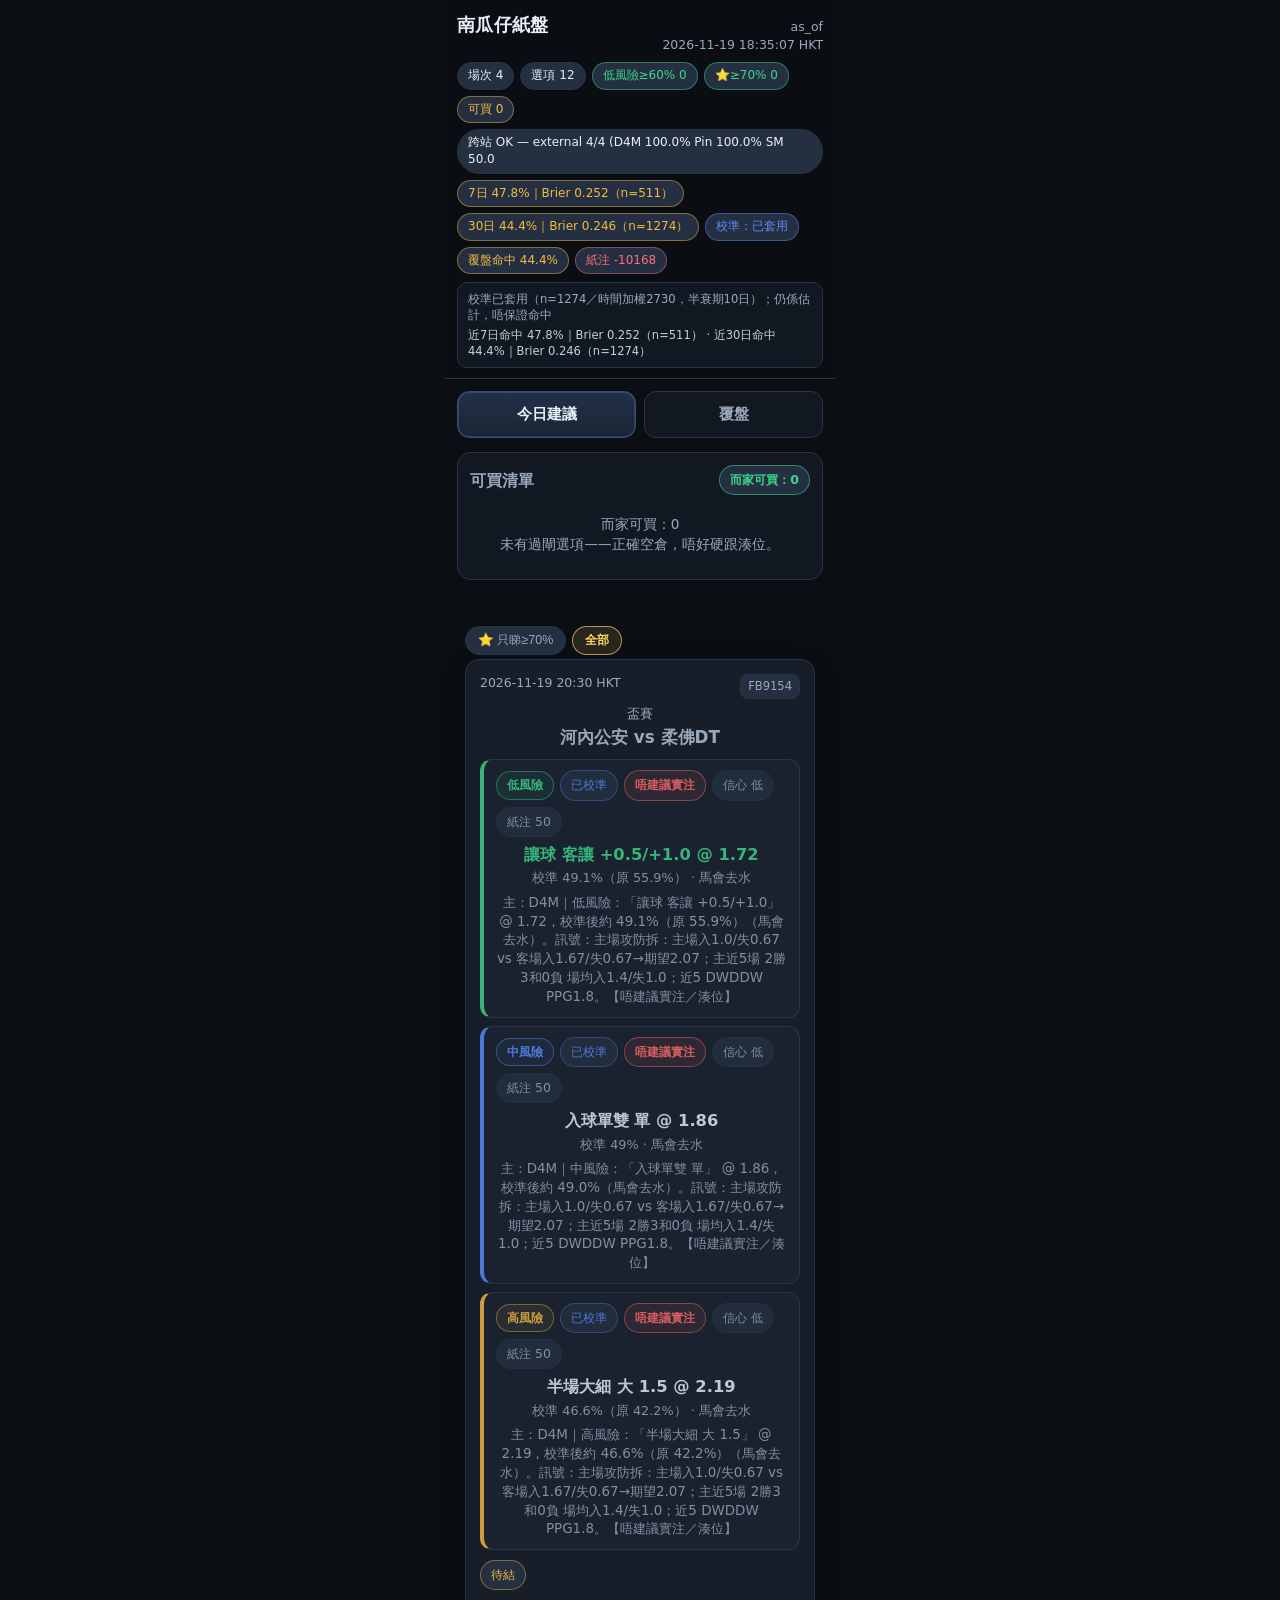
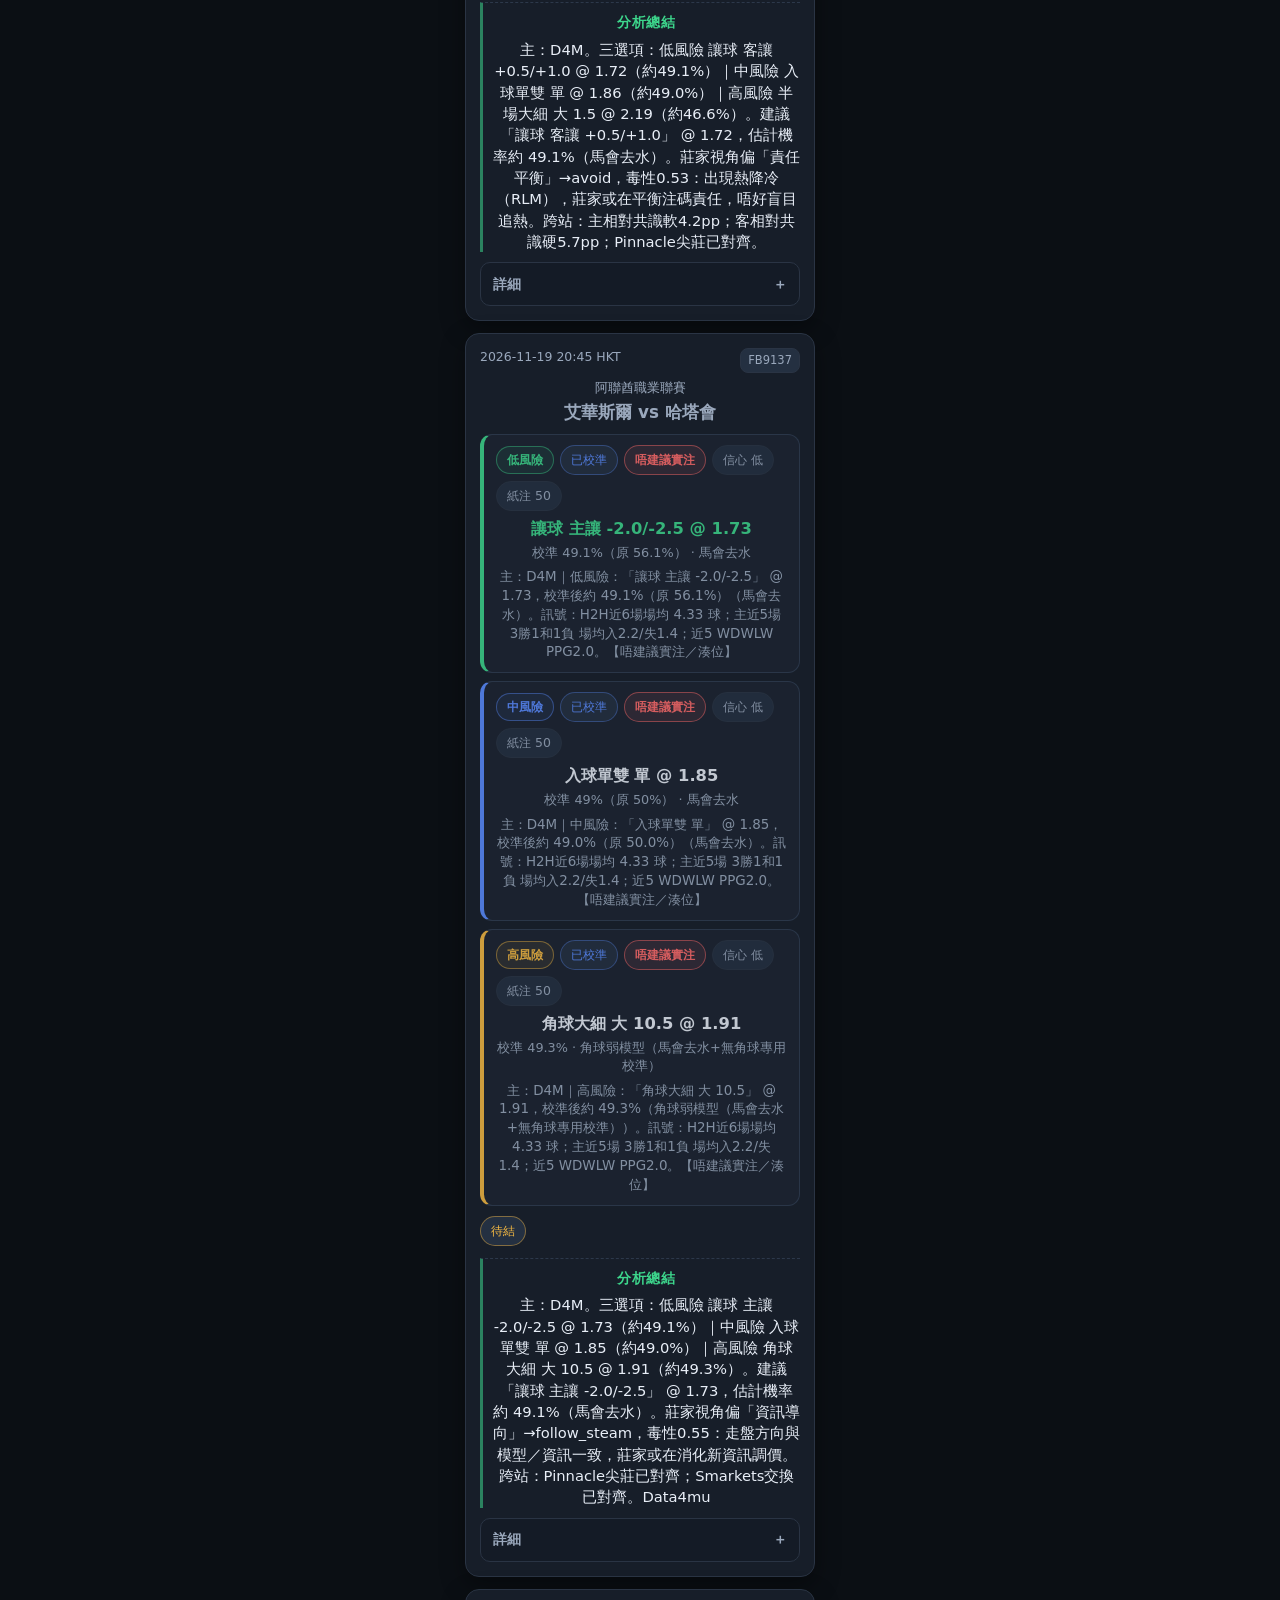
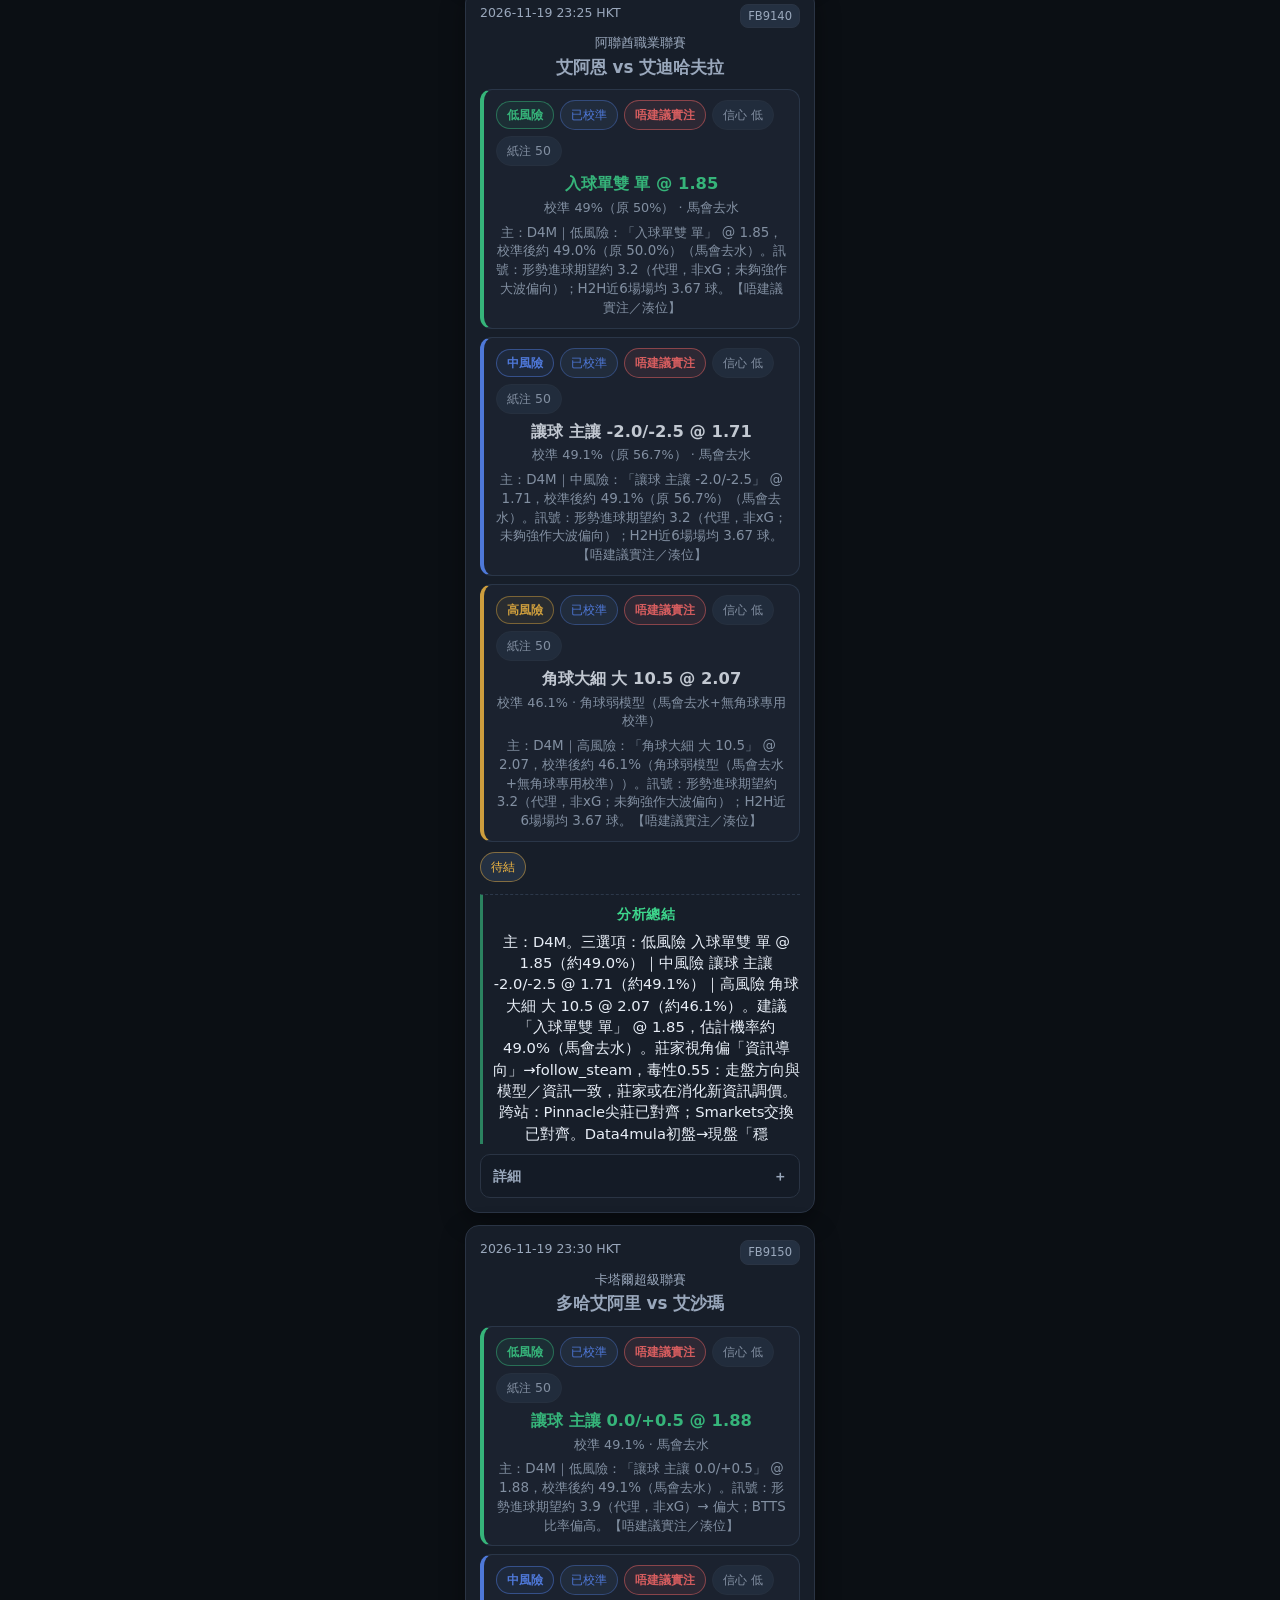
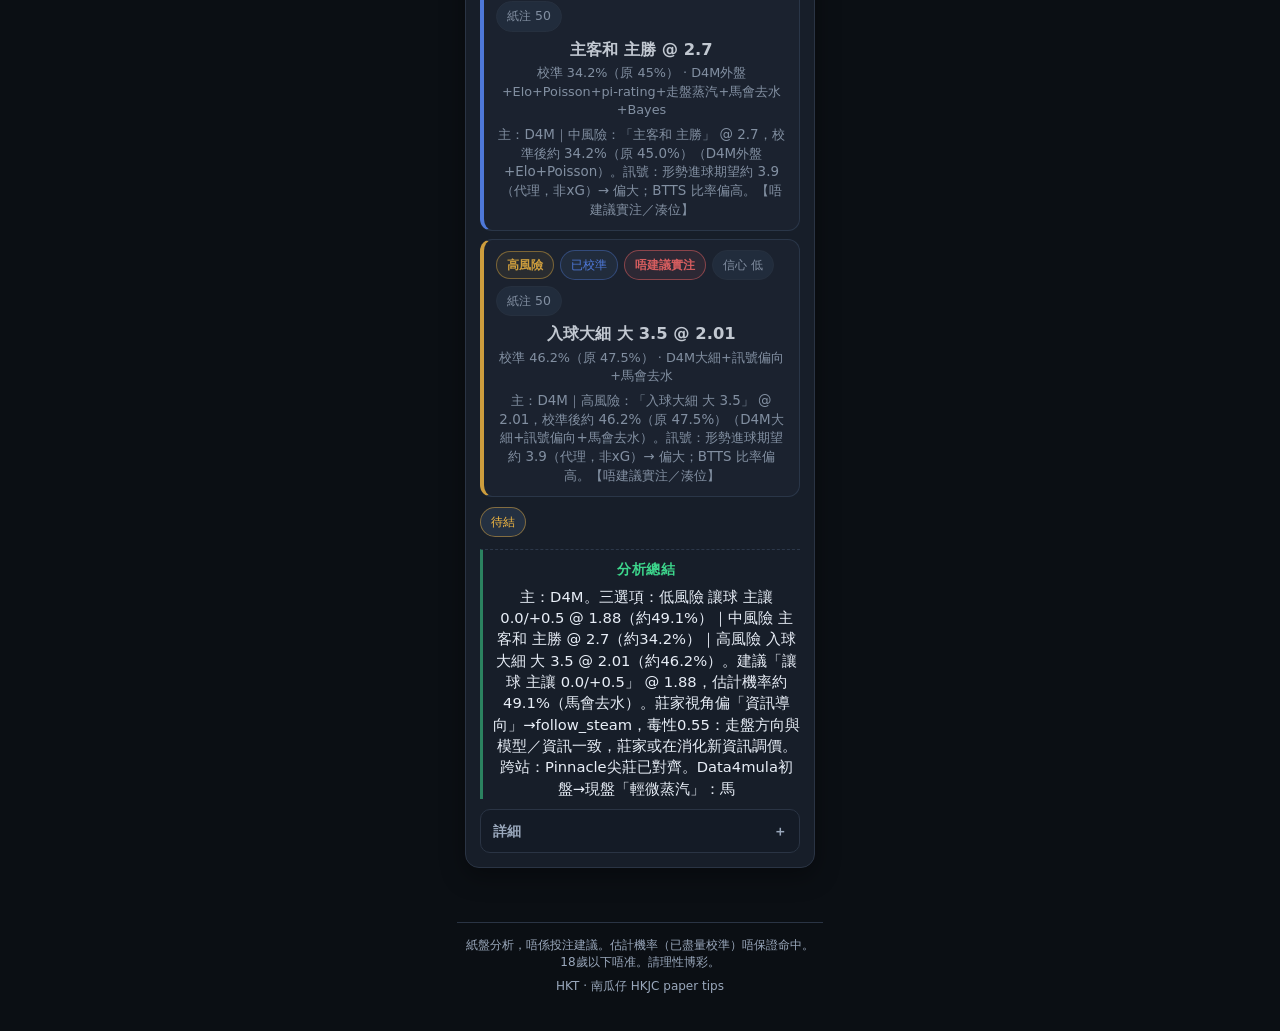
<file: index.html>
<!DOCTYPE html>
<html lang="zh-HK">
<head>
  <meta charset="utf-8" />
  <meta name="viewport" content="width=device-width, initial-scale=1, viewport-fit=cover" />
  <meta name="theme-color" content="#0b0f14" />
  <meta name="apple-mobile-web-app-capable" content="yes" />
  <title>南瓜仔紙盤</title>
  <link rel="stylesheet" href="./styles.css" />
</head>
<body>
  <div class="app">
    <header class="topbar">
      <div class="brand">
        <h1>南瓜仔紙盤</h1>
        <div class="meta">
          <div>as_of</div>
          <div id="as-of">—</div>
        </div>
      </div>
      <div class="stats" id="stat-chips"></div>
    </header>
    <nav class="tabs" aria-label="分頁">
      <button class="tab active" type="button" data-tab="tips">今日建議</button>
      <button class="tab" type="button" data-tab="review">覆盤</button>
    </nav>
    <section id="panel-tips" class="panel active" aria-label="今日建議">
      <div id="buyable-list" aria-label="可買清單"></div>
      <div id="tips-list" class="loading">載入緊…</div>
    </section>
    <section id="panel-review" class="panel" aria-label="覆盤">
      <div id="review-hero" class="review-hero"></div>
      <div id="review-patterns"></div>
      <div id="review-list"></div>
    </section>
    <footer class="footer">
      <div id="footer-note">紙盤分析，唔係投注建議。</div>
      <div style="margin-top:6px">HKT · 南瓜仔 HKJC paper tips</div>
    </footer>
  </div>
  <script src="./app.js" defer></script>
</body>
</html>
</file>
<file: styles.css>
:root {
  --bg: #0b0f14;
  --bg2: #121821;
  --card: #171e29;
  --card2: #1c2431;
  --line: #2a3444;
  --text: #e8eef7;
  --muted: #9aa8bc;
  --accent: #3dd68c;
  --accent2: #5b8cff;
  --warn: #f5b942;
  --bad: #ff6b7a;
  --ok: #3dd68c;
  --pill: #243041;
  --radius: 14px;
  --shadow: 0 8px 24px rgba(0,0,0,.35);
  --safe-bottom: env(safe-area-inset-bottom, 0px);
  font-family: "PingFang HK", "Noto Sans TC", "Microsoft JhengHei", system-ui, -apple-system, sans-serif;
}

* { box-sizing: border-box; }
html, body { margin: 0; padding: 0; background: var(--bg); color: var(--text); }
body {
  min-height: 100dvh;
  line-height: 1.45;
  -webkit-font-smoothing: antialiased;
  text-rendering: optimizeLegibility;
}

a { color: var(--accent2); }

.app {
  max-width: 390px;
  margin: 0 auto;
  padding: 0 12px calc(28px + var(--safe-bottom));
}

.topbar {
  position: sticky;
  top: 0;
  z-index: 20;
  background: rgba(11,15,20,.92);
  backdrop-filter: blur(10px);
  border-bottom: 1px solid var(--line);
  padding: 12px 0 10px;
  padding-top: calc(12px + env(safe-area-inset-top, 0px));
  margin: 0 -12px;
  padding-left: 12px;
  padding-right: 12px;
}

.brand {
  display: flex;
  align-items: baseline;
  justify-content: space-between;
  gap: 8px;
}
.brand h1 {
  margin: 0;
  font-size: 1.15rem;
  font-weight: 750;
  letter-spacing: .02em;
}
.brand .meta {
  color: var(--muted);
  font-size: .78rem;
  text-align: right;
}
.stats {
  display: flex;
  flex-wrap: wrap;
  gap: 6px;
  margin-top: 8px;
}
.chip {
  background: var(--pill);
  border: 1px solid var(--line);
  color: var(--text);
  border-radius: 999px;
  padding: 4px 10px;
  font-size: .75rem;
}
.chip.ok { border-color: rgba(61,214,140,.45); color: var(--ok); }
.chip.bad { border-color: rgba(255,107,122,.45); color: var(--bad); }
.chip.warn { border-color: rgba(245,185,66,.45); color: var(--warn); }

.tabs {
  display: grid;
  grid-template-columns: 1fr 1fr;
  gap: 8px;
  margin: 12px 0 14px;
}
.tab {
  appearance: none;
  border: 1px solid var(--line);
  background: var(--bg2);
  color: var(--muted);
  border-radius: 12px;
  padding: 12px 10px;
  font-size: .95rem;
  font-weight: 650;
  min-height: 44px;
  cursor: pointer;
}
.tab.active {
  background: linear-gradient(180deg, #223049, #1a2433);
  color: var(--text);
  border-color: #3a4d6a;
  box-shadow: inset 0 0 0 1px rgba(91,140,255,.25);
}

.panel { display: none; }
.panel.active { display: block; }

.card {
  background: var(--card);
  border: 1px solid var(--line);
  border-radius: var(--radius);
  padding: 14px;
  margin: 0 0 12px;
  box-shadow: var(--shadow);
}
.card-head {
  display: flex;
  justify-content: space-between;
  gap: 8px;
  align-items: flex-start;
}
.kick {
  color: var(--muted);
  font-size: .78rem;
}
.idpill {
  font-size: .72rem;
  background: var(--pill);
  border: 1px solid var(--line);
  border-radius: 8px;
  padding: 3px 7px;
  color: var(--muted);
  white-space: nowrap;
}
.tour {
  margin: 6px 0 2px;
  color: var(--muted);
  font-size: .8rem;
}
.teams {
  font-size: 1.05rem;
  font-weight: 700;
  margin: 2px 0 10px;
}

.pick {
  background: var(--card2);
  border: 1px solid #2f3c50;
  border-radius: 12px;
  padding: 12px;
}
.pick-main {
  font-size: 1.12rem;
  font-weight: 750;
  color: var(--accent);
}
.pick-sub {
  margin-top: 4px;
  color: var(--muted);
  font-size: .86rem;
}
.row {
  display: flex;
  flex-wrap: wrap;
  gap: 8px;
  margin-top: 10px;
}
.pill {
  background: var(--pill);
  border: 1px solid var(--line);
  border-radius: 999px;
  padding: 5px 10px;
  font-size: .78rem;
}
.pill.status-hit { color: var(--ok); border-color: rgba(61,214,140,.5); }
.pill.status-miss { color: var(--bad); border-color: rgba(255,107,122,.5); }
.pill.status-pending { color: var(--warn); border-color: rgba(245,185,66,.45); }
.pill.conf-high { color: var(--accent); }
.pill.conf-medium { color: var(--accent2); }

.pill.conf-low { color: var(--muted); }

.options {
  display: flex;
  flex-direction: column;
  gap: 8px;
  margin: 4px 0 2px;
}
.option {
  background: var(--card2);
  border: 1px solid #2f3c50;
  border-radius: 12px;
  padding: 10px 12px;
  border-left-width: 4px;
}
.option.risk-low { border-left-color: var(--ok); }
.option.risk-medium { border-left-color: var(--accent2); }
.option.risk-high { border-left-color: var(--warn); }
.option-head {
  display: flex;
  flex-wrap: wrap;
  gap: 6px;
  align-items: center;
  margin-bottom: 6px;
}
.risk-badge {
  font-size: .78rem;
  font-weight: 750;
  border-radius: 999px;
  padding: 4px 10px;
  border: 1px solid var(--line);
}
.risk-badge.risk-low {
  color: var(--ok);
  border-color: rgba(61,214,140,.5);
  background: rgba(61,214,140,.08);
}
.risk-badge.risk-medium {
  color: var(--accent2);
  border-color: rgba(91,140,255,.5);
  background: rgba(91,140,255,.08);
}
.risk-badge.risk-high {
  color: var(--warn);
  border-color: rgba(245,185,66,.5);
  background: rgba(245,185,66,.08);
}
.pill.ge60 {
  color: var(--ok);
  border-color: rgba(61,214,140,.55);
  font-weight: 700;
}
.pill.star70 {
  color: #ffd666;
  border-color: rgba(255,214,102,.65);
  background: rgba(255,214,102,.12);
  font-weight: 800;
  letter-spacing: .02em;
}
.option-pick .star-mark {
  color: #ffd666;
  margin-left: 4px;
  font-size: 1.05em;
}
.filter-bar {
  display: flex;
  flex-wrap: wrap;
  gap: 6px;
  margin: 8px 0 4px;
}
.filter-bar button {
  border: 1px solid var(--line);
  background: var(--pill);
  color: var(--muted);
  border-radius: 999px;
  padding: 5px 12px;
  font-size: .78rem;
  cursor: pointer;
}
.filter-bar button.active {
  color: #ffd666;
  border-color: rgba(255,214,102,.65);
  background: rgba(255,214,102,.12);
  font-weight: 700;
}
.option-pick {
  font-size: 1.02rem;
  font-weight: 750;
  color: var(--text);
}
.option.risk-low .option-pick { color: var(--accent); }
.option-prob {
  margin-top: 3px;
  color: var(--muted);
  font-size: .8rem;
}
.option-sum {
  margin: 6px 0 0;
  font-size: .84rem;
  color: var(--muted);
  line-height: 1.4;
}


.summary {
  margin-top: 12px;
  padding: 10px 0 0 10px;
  border-top: 1px dashed #2c384a;
  border-left: 3px solid rgba(61,214,140,.55);
}
.summary h3 {
  margin: 0 0 6px;
  font-size: .85rem;
  color: var(--accent);
  font-weight: 700;
  letter-spacing: .04em;
}
.summary p {
  margin: 0;
  font-size: .92rem;
  color: var(--text);
}

details.more {
  margin-top: 10px;
}
details.more > summary {
  list-style: none;
  cursor: pointer;
  user-select: none;
  background: #141b26;
  border: 1px solid var(--line);
  border-radius: 10px;
  padding: 10px 12px;
  font-size: .88rem;
  font-weight: 650;
  min-height: 44px;
  display: flex;
  align-items: center;
}
details.more > summary::-webkit-details-marker { display: none; }
details.more > summary::after {
  content: "＋";
  margin-left: auto;
  color: var(--muted);
}
details.more[open] > summary::after { content: "－"; }
.more-body {
  margin-top: 8px;
  padding: 10px 12px;
  background: #10161f;
  border-radius: 10px;
  border: 1px solid var(--line);
  font-size: .84rem;
  color: var(--muted);
  word-break: break-word;
}
.more-body dt {
  color: var(--accent2);
  font-weight: 650;
  margin-top: 8px;
}
.more-body dd { margin: 2px 0 0; }
.more-body ul { margin: 4px 0 0; padding-left: 1.1em; }

.review-hero {
  display: grid;
  grid-template-columns: 1fr 1fr;
  gap: 8px;
  margin-bottom: 12px;
}
.statbox {
  background: var(--card);
  border: 1px solid var(--line);
  border-radius: 12px;
  padding: 12px;
}
.statbox .n {
  font-size: 1.35rem;
  font-weight: 780;
}
.statbox .l {
  color: var(--muted);
  font-size: .75rem;
}
.patterns {
  background: var(--card);
  border: 1px solid var(--line);
  border-radius: 12px;
  padding: 12px;
  margin-bottom: 12px;
  font-size: .86rem;
}
.patterns h3 { margin: 0 0 6px; font-size: .9rem; }
.patterns li { margin: 4px 0; color: var(--muted); }

.rev-card .result {
  margin-top: 8px;
  font-size: .88rem;
  color: var(--muted);
}

.footer {
  margin-top: 18px;
  padding: 14px 4px 8px;
  color: var(--muted);
  font-size: .75rem;
  text-align: center;
  border-top: 1px solid var(--line);
}
.empty {
  color: var(--muted);
  text-align: center;
  padding: 28px 10px;
}
.loading { color: var(--muted); padding: 24px 8px; text-align: center; }

.chip.cal { border-color: rgba(91,140,255,.45); color: var(--accent2); }
.pill.cal { border-color: rgba(91,140,255,.4); color: var(--accent2); }
.cal-strip {
  margin-top: 8px;
  padding: 8px 10px;
  background: var(--bg2);
  border: 1px solid var(--line);
  border-radius: 10px;
  font-size: .72rem;
  color: var(--muted);
  line-height: 1.4;
}
.cal-strip .cal-metrics { margin-top: 4px; color: var(--text); opacity: .85; }
.review-hero { display: grid; grid-template-columns: 1fr 1fr; gap: 8px; }


/* 賽後分析 */
.summary.postmatch h3 { margin: 0 0 6px; font-size: .95rem; }
.summary.postmatch h4 { margin: 8px 0 4px; font-size: .82rem; color: var(--muted); }
.pm-causes, .pm-ext ul { margin: 6px 0 0; padding-left: 1.1rem; font-size: .78rem; color: var(--text); }
.pm-next { margin-top: 8px; font-size: .8rem; color: var(--accent, #f5c842); }
.pm-ext a { color: var(--ok); }

.pill.no-buy {
  color: #ff6b6b;
  border-color: rgba(255,107,107,.55);
  font-weight: 700;
  background: rgba(255,107,107,.1);
}
.pill.buyable {
  color: var(--ok);
  border-color: rgba(61,214,140,.55);
  font-weight: 650;
}
.option.no-buy {
  opacity: 0.82;
}
.option.no-buy .option-pick {
  text-decoration: none;
}


/* 可買清單 */
.buyable-box {
  margin: 0 0 14px;
  padding: 12px 12px 8px;
  background: linear-gradient(180deg, rgba(61,214,140,.08), rgba(23,30,41,.6));
  border: 1px solid rgba(61,214,140,.35);
  border-radius: 14px;
}
.buyable-box.empty-buy {
  background: var(--bg2);
  border-color: var(--line);
}
.buyable-head {
  display: flex;
  align-items: center;
  justify-content: space-between;
  gap: 8px;
  margin-bottom: 8px;
}
.buyable-head h2 {
  margin: 0;
  font-size: 1rem;
  font-weight: 700;
  color: var(--accent);
}
.buyable-box.empty-buy .buyable-head h2 { color: var(--muted); }
.buyable-empty {
  padding: 12px 4px 16px;
  font-size: .85rem;
  line-height: 1.45;
}
.buyable-ul {
  list-style: none;
  margin: 0;
  padding: 0;
  display: flex;
  flex-direction: column;
  gap: 8px;
}
.buyable-row {
  display: flex;
  justify-content: space-between;
  gap: 10px;
  padding: 10px 10px;
  background: var(--card);
  border: 1px solid var(--line);
  border-radius: 12px;
}
.buyable-row.has-star {
  border-color: rgba(245,200,66,.45);
  box-shadow: inset 0 0 0 1px rgba(245,200,66,.15);
}
.buyable-main { min-width: 0; flex: 1; }
.buyable-match {
  font-weight: 700;
  font-size: .95rem;
  color: var(--text);
}
.buyable-meta {
  margin-top: 2px;
  font-size: .72rem;
  color: var(--muted);
}
.buyable-pick {
  margin-top: 4px;
  font-size: .88rem;
  color: var(--accent);
  font-weight: 650;
}
.buyable-side {
  display: flex;
  flex-direction: column;
  align-items: flex-end;
  gap: 4px;
  flex-shrink: 0;
}
@media (max-width: 520px) {
  .buyable-row { flex-direction: column; }
  .buyable-side { flex-direction: row; flex-wrap: wrap; align-items: center; }
}
</file>
